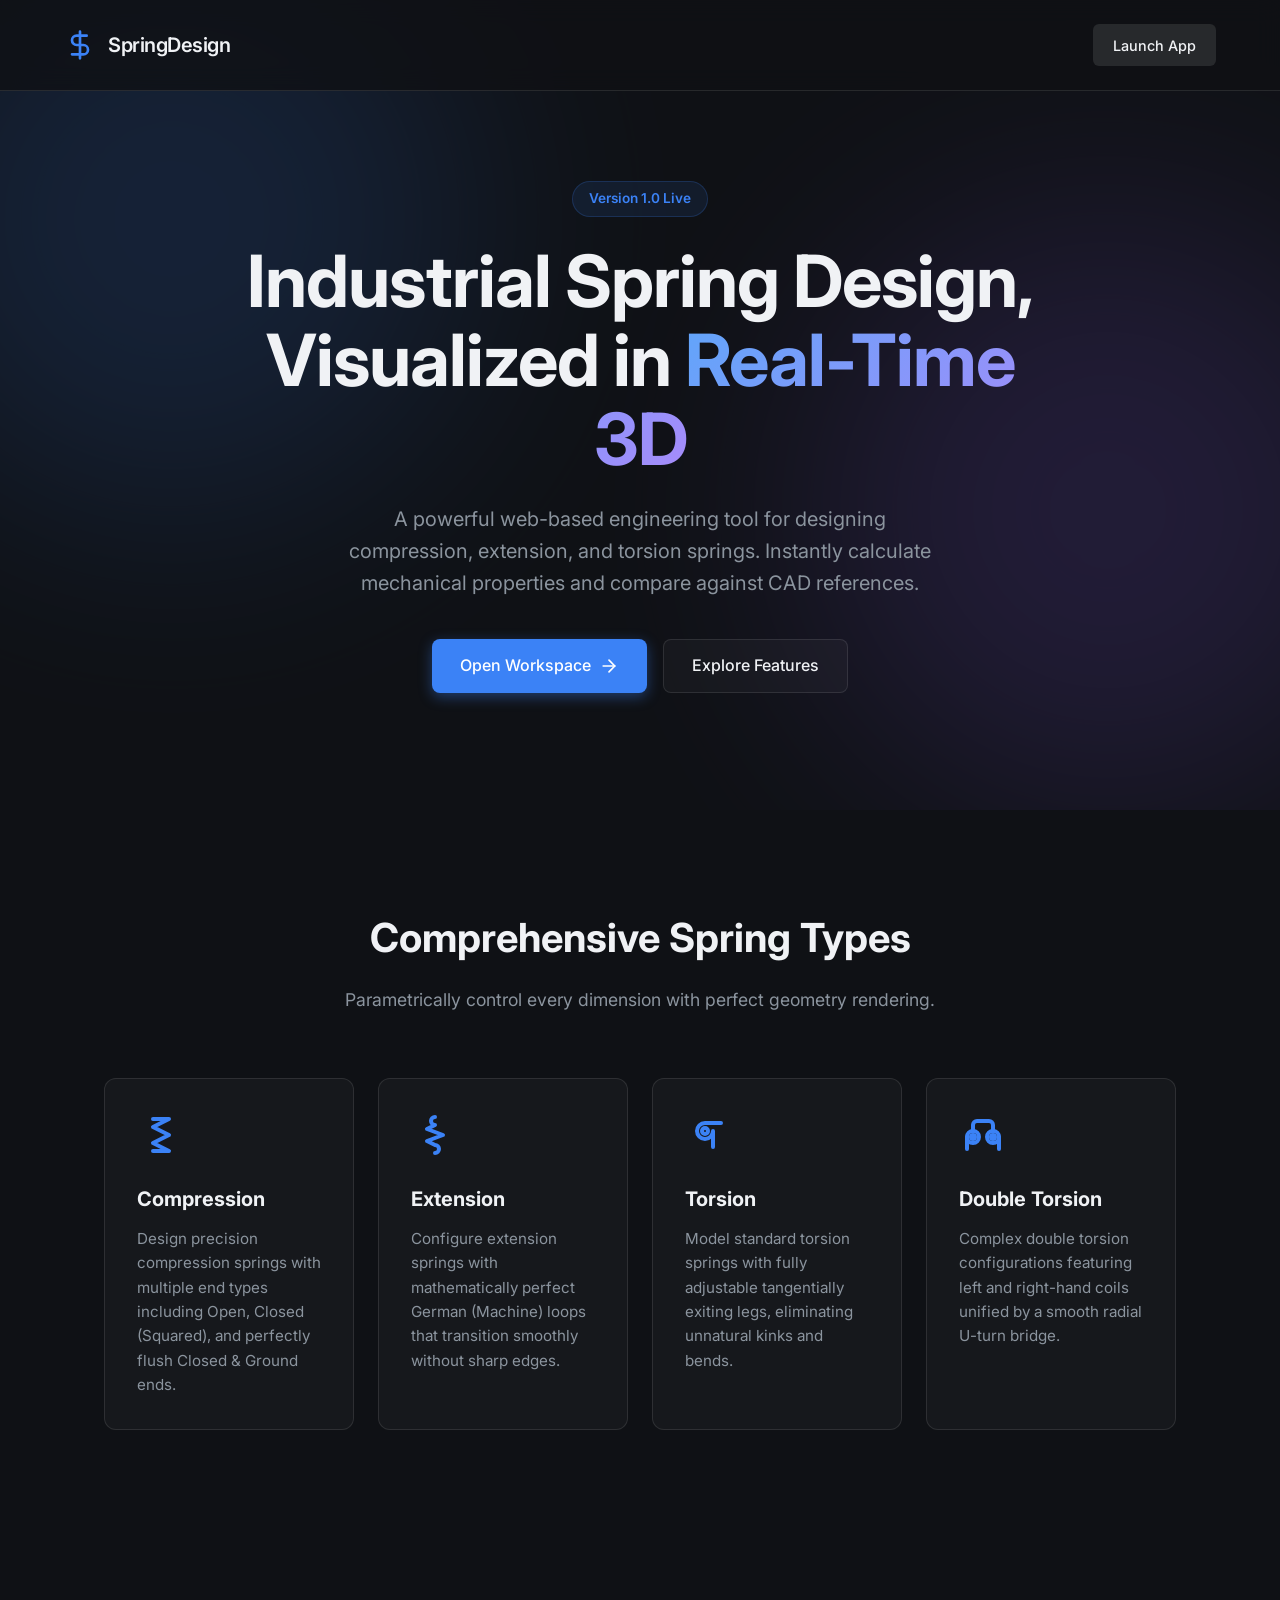
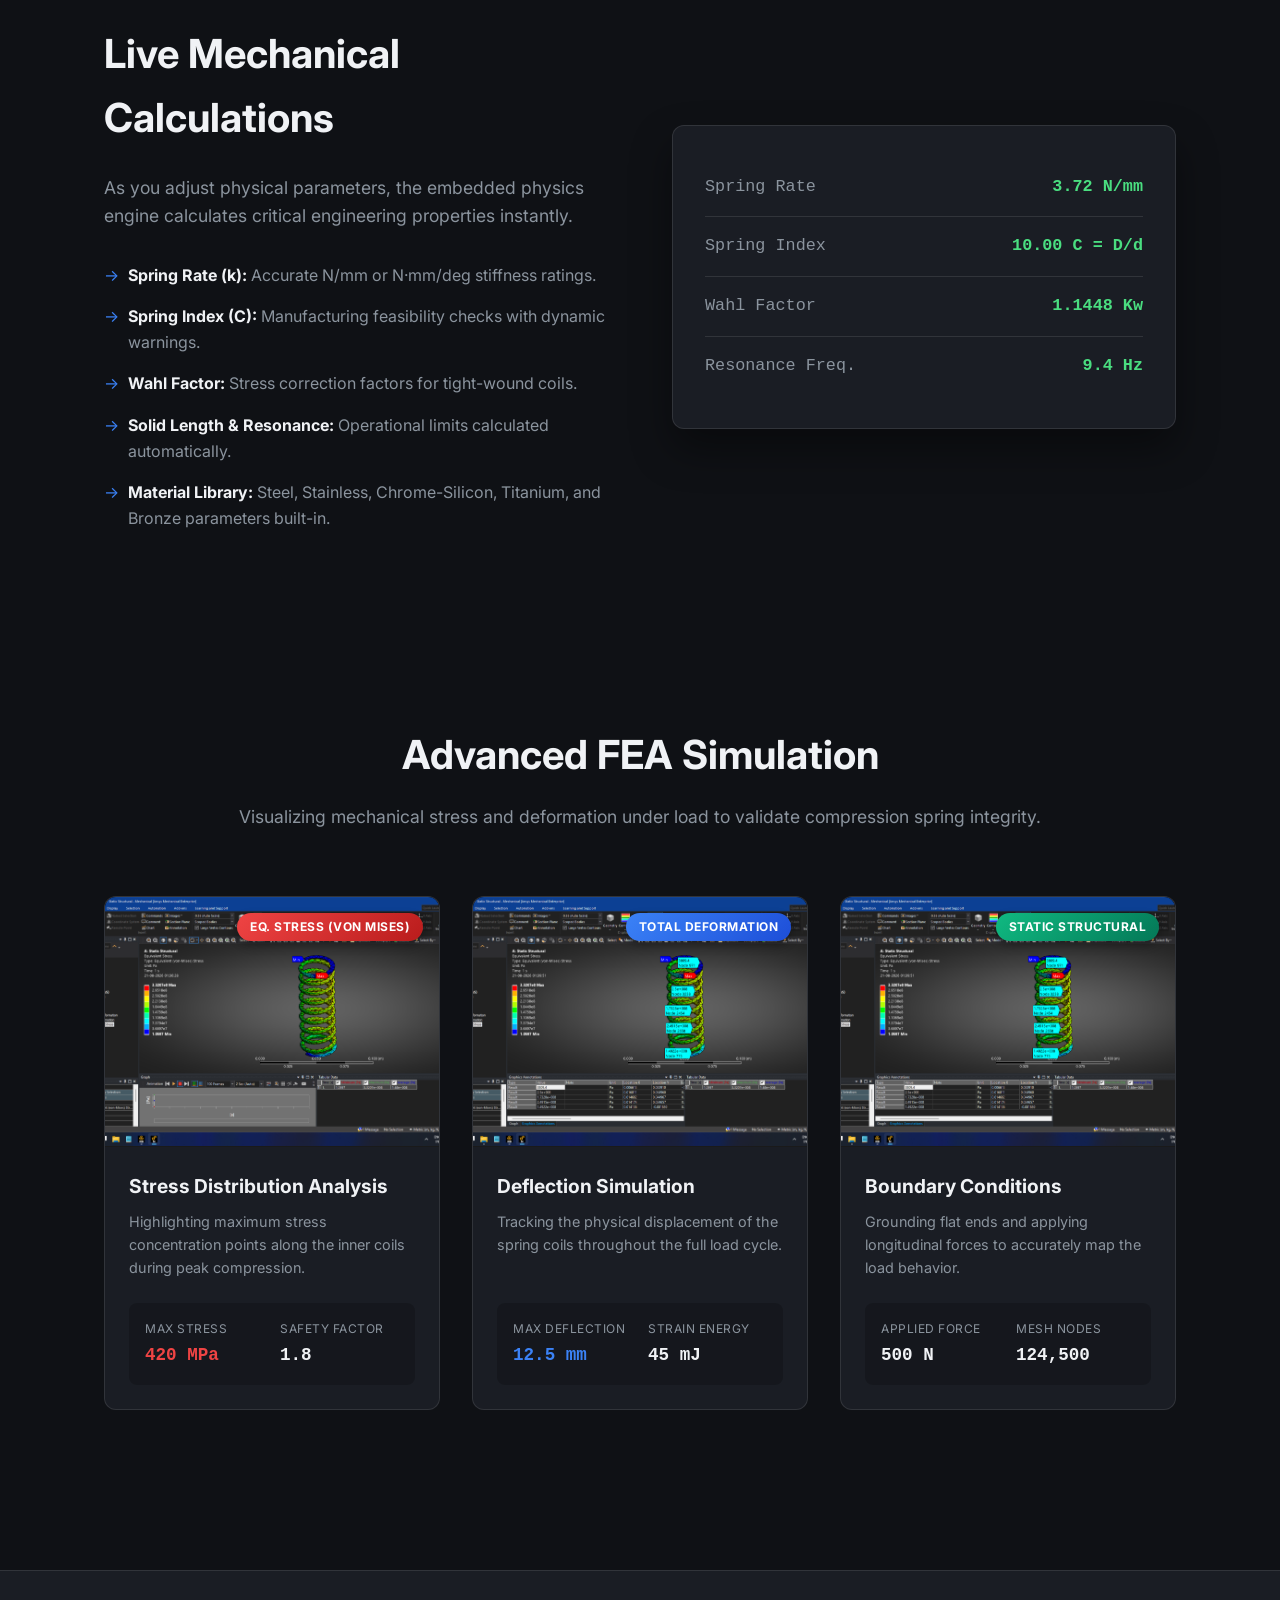
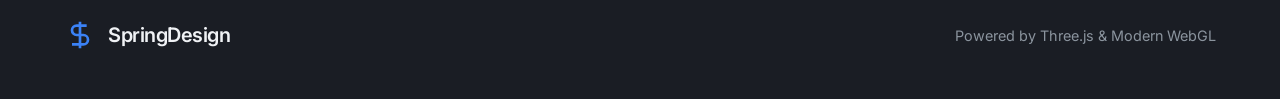
<file: Spring Website/index.html>
<!DOCTYPE html>
<html lang="en">
<head>
  <meta charset="UTF-8">
  <meta name="viewport" content="width=device-width, initial-scale=1.0">
  <title>Parametric Spring Designer</title>
  <link rel="stylesheet" href="landing.css">
  <link href="https://fonts.googleapis.com/css2?family=Inter:wght@300;400;500;600;700&display=swap" rel="stylesheet">
</head>
<body>

  <!-- Navigation -->
  <nav class="navbar">
    <div class="logo">
      <div class="logo-icon">
        <svg viewBox="0 0 24 24" fill="none" stroke="currentColor" stroke-width="2" stroke-linecap="round" stroke-linejoin="round">
          <path d="M12 2v20M17 5H9.5a3.5 3.5 0 0 0 0 7h5a3.5 3.5 0 0 1 0 7H6"/>
        </svg>
      </div>
      <span class="logo-text">SpringDesign</span>
    </div>
    <a href="app.html" class="nav-btn">Launch App</a>
  </nav>

  <!-- Hero Section -->
  <header class="hero">
    <div class="hero-content">
      <div class="badge">Version 1.0 Live</div>
      <h1 class="hero-title">Industrial Spring Design,<br>Visualized in <span>Real-Time 3D</span></h1>
      <p class="hero-subtitle">
        A powerful web-based engineering tool for designing compression, extension, and torsion springs. 
        Instantly calculate mechanical properties and compare against CAD references.
      </p>
      <div class="hero-actions">
        <a href="app.html" class="btn btn-primary">
          Open Workspace
          <svg width="20" height="20" viewBox="0 0 24 24" fill="none" stroke="currentColor" stroke-width="2" stroke-linecap="round" stroke-linejoin="round">
            <line x1="5" y1="12" x2="19" y2="12"></line>
            <polyline points="12 5 19 12 12 19"></polyline>
          </svg>
        </a>
        <a href="#features" class="btn btn-secondary">Explore Features</a>
      </div>
    </div>
    
    <!-- Decorative background elements -->
    <div class="glow glow-1"></div>
    <div class="glow glow-2"></div>
  </header>

  <!-- Features Grid -->
  <section id="features" class="features-section">
    <div class="section-header">
      <h2>Comprehensive Spring Types</h2>
      <p>Parametrically control every dimension with perfect geometry rendering.</p>
    </div>
    
    <div class="features-grid">
      <!-- Card 1 -->
      <a href="app.html?type=compression" class="feature-card">
        <div class="card-icon">
          <svg viewBox="0 0 24 24" fill="none" stroke="currentColor" stroke-width="2" stroke-linecap="round" stroke-linejoin="round"><path d="M 8 4 h 8 l -8 4 l 8 4 l -8 4 l 8 4 h -8"/></svg>
        </div>
        <h3>Compression</h3>
        <p>Design precision compression springs with multiple end types including Open, Closed (Squared), and perfectly flush Closed & Ground ends.</p>
      </a>
      
      <!-- Card 2 -->
      <a href="app.html?type=extension" class="feature-card">
        <div class="card-icon">
          <svg viewBox="0 0 24 24" fill="none" stroke="currentColor" stroke-width="2" stroke-linecap="round" stroke-linejoin="round"><path d="M 12 3 a 2 2 0 0 0 0 4 l -4 2 l 8 3 l -8 3 l 4 2 a 2 2 0 0 1 0 4"/></svg>
        </div>
        <h3>Extension</h3>
        <p>Configure extension springs with mathematically perfect German (Machine) loops that transition smoothly without sharp edges.</p>
      </a>

      <!-- Card 3 -->
      <a href="app.html?type=torsion" class="feature-card">
        <div class="card-icon">
          <svg viewBox="0 0 24 24" fill="none" stroke="currentColor" stroke-width="2" stroke-linecap="round" stroke-linejoin="round"><path d="M 18 6 H 10 A 4 4 0 1 0 14 10 V 18" /><circle cx="10" cy="10" r="1.5" /></svg>
        </div>
        <h3>Torsion</h3>
        <p>Model standard torsion springs with fully adjustable tangentially exiting legs, eliminating unnatural kinks and bends.</p>
      </a>

      <!-- Card 4 -->
      <a href="app.html?type=doubleTorsion" class="feature-card">
        <div class="card-icon">
          <svg viewBox="0 0 24 24" fill="none" stroke="currentColor" stroke-width="2" stroke-linecap="round" stroke-linejoin="round"><circle cx="7" cy="13" r="3" /><circle cx="7" cy="13" r="1" /><circle cx="17" cy="13" r="3" /><circle cx="17" cy="13" r="1" /><path d="M 4 13 v 6" /><path d="M 20 13 v 6" /><path d="M 7 10 v -3 a 2 2 0 0 1 2 -2 h 6 a 2 2 0 0 1 2 2 v 3" /></svg>
        </div>
        <h3>Double Torsion</h3>
        <p>Complex double torsion configurations featuring left and right-hand coils unified by a smooth radial U-turn bridge.</p>
      </a>
    </div>
  </section>

  <!-- Engineering Section -->
  <section class="engineering-section">
    <div class="eng-content">
      <h2>Live Mechanical Calculations</h2>
      <p>As you adjust physical parameters, the embedded physics engine calculates critical engineering properties instantly.</p>
      <ul class="feature-list">
        <li><strong>Spring Rate (k):</strong> Accurate N/mm or N·mm/deg stiffness ratings.</li>
        <li><strong>Spring Index (C):</strong> Manufacturing feasibility checks with dynamic warnings.</li>
        <li><strong>Wahl Factor:</strong> Stress correction factors for tight-wound coils.</li>
        <li><strong>Solid Length & Resonance:</strong> Operational limits calculated automatically.</li>
        <li><strong>Material Library:</strong> Steel, Stainless, Chrome-Silicon, Titanium, and Bronze parameters built-in.</li>
      </ul>
    </div>
    <div class="eng-visual">
      <div class="mock-panel">
        <div class="mock-prop"><span>Spring Rate</span><span>3.72 N/mm</span></div>
        <div class="mock-prop"><span>Spring Index</span><span>10.00 C = D/d</span></div>
        <div class="mock-prop"><span>Wahl Factor</span><span>1.1448 Kw</span></div>
        <div class="mock-prop"><span>Resonance Freq.</span><span>9.4 Hz</span></div>
      </div>
    </div>
  </section>

  <!-- FEA Simulation Section -->
  <section class="fea-section">
    <div class="section-header">
      <h2>Advanced FEA Simulation</h2>
      <p>Visualizing mechanical stress and deformation under load to validate compression spring integrity.</p>
    </div>

    <div class="fea-grid">
      <!-- FEA Video/Image Card 1 -->
      <div class="fea-card">
        <div class="fea-media">
          <video autoplay loop muted playsinline poster="FEA/Screenshot (104).png">
            <source src="FEA/Part2EqStress.avi" type="video/x-msvideo">
            <source src="FEA/Part2EqStress2.avi" type="video/x-msvideo">
            <img src="FEA/Screenshot (104).png" alt="Equivalent Stress FEA">
          </video>
          <div class="fea-badge stress">Eq. Stress (Von Mises)</div>
        </div>
        <div class="fea-info">
          <h3>Stress Distribution Analysis</h3>
          <p>Highlighting maximum stress concentration points along the inner coils during peak compression.</p>
          <div class="fea-stats">
            <div class="stat"><span class="label">Max Stress</span><span class="value stress-val">420 MPa</span></div>
            <div class="stat"><span class="label">Safety Factor</span><span class="value">1.8</span></div>
          </div>
        </div>
      </div>

      <!-- FEA Video/Image Card 2 -->
      <div class="fea-card">
        <div class="fea-media">
          <video autoplay loop muted playsinline poster="FEA/Screenshot (105).png">
            <source src="FEA/Part2TotalDef.wmv" type="video/x-ms-wmv">
            <source src="FEA/Part2TotalDef.avi" type="video/x-msvideo">
            <img src="FEA/Screenshot (105).png" alt="Total Deformation FEA">
          </video>
          <div class="fea-badge def">Total Deformation</div>
        </div>
        <div class="fea-info">
          <h3>Deflection Simulation</h3>
          <p>Tracking the physical displacement of the spring coils throughout the full load cycle.</p>
          <div class="fea-stats">
            <div class="stat"><span class="label">Max Deflection</span><span class="value def-val">12.5 mm</span></div>
            <div class="stat"><span class="label">Strain Energy</span><span class="value">45 mJ</span></div>
          </div>
        </div>
      </div>
      
      <!-- FEA Static Analysis Card -->
      <div class="fea-card">
        <div class="fea-media">
          <img src="FEA/Screenshot (106).png" alt="Static Structural Analysis">
          <div class="fea-badge static">Static Structural</div>
        </div>
        <div class="fea-info">
          <h3>Boundary Conditions</h3>
          <p>Grounding flat ends and applying longitudinal forces to accurately map the load behavior.</p>
          <div class="fea-stats">
            <div class="stat"><span class="label">Applied Force</span><span class="value">500 N</span></div>
            <div class="stat"><span class="label">Mesh Nodes</span><span class="value">124,500</span></div>
          </div>
        </div>
      </div>
    </div>
  </section>

  <!-- Footer -->
  <footer>
    <div class="footer-content">
      <div class="logo">
        <div class="logo-icon"><svg viewBox="0 0 24 24" fill="none" stroke="currentColor" stroke-width="2"><path d="M12 2v20M17 5H9.5a3.5 3.5 0 0 0 0 7h5a3.5 3.5 0 0 1 0 7H6"/></svg></div>
        <span class="logo-text">SpringDesign</span>
      </div>
      <p>Powered by Three.js & Modern WebGL</p>
    </div>
  </footer>

  <script>
    // Interactive mouse tracking for the fluid shader-like gradients
    document.querySelectorAll('.feature-card').forEach(card => {
      card.addEventListener('mousemove', e => {
        const rect = card.getBoundingClientRect();
        const x = ((e.clientX - rect.left) / rect.width) * 100;
        const y = ((e.clientY - rect.top) / rect.height) * 100;
        card.style.setProperty('--mouse-x', `${x}%`);
        card.style.setProperty('--mouse-y', `${y}%`);
      });
      card.addEventListener('mouseleave', () => {
        card.style.setProperty('--mouse-x', `50%`);
        card.style.setProperty('--mouse-y', `50%`);
      });
    });

    // FEA Fullscreen Hover Effect
    const lightbox = document.createElement('div');
    lightbox.className = 'fea-lightbox';
    document.body.appendChild(lightbox);

    document.querySelectorAll('.fea-card').forEach(card => {
      const media = card.querySelector('.fea-media');
      let clone = null;
      let timeout;

      card.addEventListener('mouseenter', () => {
        clearTimeout(timeout);
        // Get exact position of the media element
        const rect = media.getBoundingClientRect();
        
        // Clone the inner media (video or img)
        const innerMedia = media.querySelector('video') || media.querySelector('img');
        clone = innerMedia.cloneNode(true);
        
        if(clone.tagName === 'VIDEO') {
          clone.currentTime = innerMedia.currentTime; // Sync playback
          clone.play();
        }

        // Initial setup for FLIP animation
        lightbox.innerHTML = '';
        lightbox.appendChild(clone);
        lightbox.style.display = 'block';
        
        // Set initial position matching the original card exactly
        clone.style.position = 'absolute';
        clone.style.top = `${rect.top}px`;
        clone.style.left = `${rect.left}px`;
        clone.style.width = `${rect.width}px`;
        clone.style.height = `${rect.height}px`;
        clone.style.objectFit = 'contain';
        clone.style.transition = 'all 0.5s cubic-bezier(0.4, 0, 0.2, 1)';
        clone.style.zIndex = '10000';
        clone.style.borderRadius = '12px 12px 0 0';

        // Background fade
        lightbox.style.backgroundColor = 'rgba(0,0,0,0)';
        lightbox.style.transition = 'background-color 0.5s ease';
        
        // Trigger reflow
        clone.getBoundingClientRect();

        // Animate to full screen
        clone.style.top = '5vh';
        clone.style.left = '5vw';
        clone.style.width = '90vw';
        clone.style.height = '90vh';
        clone.style.borderRadius = '20px';
        lightbox.style.backgroundColor = 'rgba(0,0,0,0.85)';
        lightbox.style.zIndex = '9999';
      });

      card.addEventListener('mouseleave', () => {
        if (!clone) return;
        
        // Animate back
        const rect = media.getBoundingClientRect();
        clone.style.top = `${rect.top}px`;
        clone.style.left = `${rect.left}px`;
        clone.style.width = `${rect.width}px`;
        clone.style.height = `${rect.height}px`;
        clone.style.borderRadius = '12px 12px 0 0';
        lightbox.style.backgroundColor = 'rgba(0,0,0,0)';

        timeout = setTimeout(() => {
          lightbox.style.display = 'none';
          lightbox.innerHTML = '';
          clone = null;
        }, 500); // match transition duration
      });
    });
  </script>
</body>
</html>
</file>
<file: Spring Website/landing.css>
:root {
  --bg-color: #0f1115;
  --bg-secondary: #1a1d24;
  --text-main: #f0f2f5;
  --text-muted: #8b949e;
  --accent: #3b82f6;
  --accent-hover: #2563eb;
  --border: rgba(255, 255, 255, 0.1);
  --card-bg: rgba(255, 255, 255, 0.03);
}

* {
  box-sizing: border-box;
  margin: 0;
  padding: 0;
}

body {
  font-family: 'Inter', -apple-system, sans-serif;
  background-color: var(--bg-color);
  color: var(--text-main);
  line-height: 1.6;
  overflow-x: hidden;
}

/* Navbar */
.navbar {
  display: flex;
  justify-content: space-between;
  align-items: center;
  padding: 1.5rem 5%;
  border-bottom: 1px solid var(--border);
  background: rgba(15, 17, 21, 0.8);
  backdrop-filter: blur(12px);
  position: fixed;
  top: 0;
  width: 100%;
  z-index: 100;
}

.logo {
  display: flex;
  align-items: center;
  gap: 0.75rem;
  font-weight: 600;
  font-size: 1.25rem;
  letter-spacing: -0.5px;
}

.logo-icon {
  width: 32px;
  height: 32px;
  color: var(--accent);
}

.nav-btn {
  background: rgba(255, 255, 255, 0.1);
  color: var(--text-main);
  text-decoration: none;
  padding: 0.6rem 1.25rem;
  border-radius: 6px;
  font-size: 0.9rem;
  font-weight: 500;
  transition: all 0.2s;
}

.nav-btn:hover {
  background: rgba(255, 255, 255, 0.15);
}

/* Buttons */
.btn {
  display: inline-flex;
  align-items: center;
  gap: 0.5rem;
  padding: 0.85rem 1.75rem;
  border-radius: 8px;
  font-weight: 500;
  font-size: 1rem;
  text-decoration: none;
  transition: all 0.2s;
}

.btn-primary {
  background-color: var(--accent);
  color: white;
  box-shadow: 0 4px 14px rgba(59, 130, 246, 0.4);
}

.btn-primary:hover {
  background-color: var(--accent-hover);
  transform: translateY(-1px);
}

.btn-secondary {
  background-color: var(--card-bg);
  color: var(--text-main);
  border: 1px solid var(--border);
}

.btn-secondary:hover {
  background-color: rgba(255,255,255,0.08);
}

/* Hero Section */
.hero {
  position: relative;
  min-height: 90vh;
  display: flex;
  align-items: center;
  justify-content: center;
  text-align: center;
  padding: 0 1.5rem;
  overflow: hidden;
}

.hero-content {
  position: relative;
  z-index: 10;
  max-width: 800px;
  display: flex;
  flex-direction: column;
  align-items: center;
  gap: 1.5rem;
  margin-top: 4rem;
}

.badge {
  background: rgba(59, 130, 246, 0.1);
  color: var(--accent);
  padding: 0.4rem 1rem;
  border-radius: 20px;
  font-size: 0.85rem;
  font-weight: 600;
  border: 1px solid rgba(59, 130, 246, 0.2);
}

.hero-title {
  font-size: clamp(2.5rem, 6vw, 4.5rem);
  font-weight: 700;
  line-height: 1.1;
  letter-spacing: -1px;
}

.hero-title span {
  background: linear-gradient(135deg, #60a5fa, #a78bfa);
  -webkit-background-clip: text;
  -webkit-text-fill-color: transparent;
}

.hero-subtitle {
  font-size: clamp(1.1rem, 2vw, 1.25rem);
  color: var(--text-muted);
  max-width: 600px;
}

.hero-actions {
  display: flex;
  gap: 1rem;
  margin-top: 1rem;
  flex-wrap: wrap;
  justify-content: center;
}

/* Background Glows */
.glow {
  position: absolute;
  width: 600px;
  height: 600px;
  border-radius: 50%;
  filter: blur(120px);
  z-index: 1;
  opacity: 0.15;
}

.glow-1 {
  top: -10%;
  left: -10%;
  background: #3b82f6;
}

.glow-2 {
  bottom: 0;
  right: -10%;
  background: #8b5cf6;
}

/* Features Section */
.features-section {
  padding: 6rem 5%;
  max-width: 1200px;
  margin: 0 auto;
}

.section-header {
  text-align: center;
  margin-bottom: 4rem;
}

.section-header h2 {
  font-size: 2.5rem;
  margin-bottom: 1rem;
}

.section-header p {
  color: var(--text-muted);
  font-size: 1.1rem;
}

.features-grid {
  display: grid;
  grid-template-columns: repeat(4, 1fr);
  gap: 1.5rem;
}

@media (max-width: 1024px) {
  .features-grid {
    grid-template-columns: repeat(2, 1fr);
  }
}

@media (max-width: 600px) {
  .features-grid {
    grid-template-columns: 1fr;
  }
}

.feature-card {
  position: relative;
  display: block;
  text-decoration: none;
  color: inherit;
  background: var(--card-bg);
  border: 1px solid var(--border);
  padding: 2rem;
  border-radius: 12px;
  overflow: hidden;
  transition: transform 0.2s, border-color 0.2s;
  /* setup variables for JS to update */
  --mouse-x: 50%;
  --mouse-y: 50%;
}

.feature-card::before {
  content: "";
  position: absolute;
  top: -50%;
  left: -50%;
  width: 200%;
  height: 200%;
  /* Mesh gradient mimicking shadergradient */
  background: 
    radial-gradient(circle at var(--mouse-x) var(--mouse-y), rgba(59, 130, 246, 0.3) 0%, transparent 40%),
    radial-gradient(circle at calc(100% - var(--mouse-x)) calc(100% - var(--mouse-y)), rgba(139, 92, 246, 0.3) 0%, transparent 40%),
    radial-gradient(circle at 50% 50%, rgba(236, 72, 153, 0.2) 0%, transparent 50%);
  background-blend-mode: screen;
  opacity: 0;
  z-index: 0;
  transition: opacity 0.4s ease;
  pointer-events: none;
}

.feature-card > * {
  position: relative;
  z-index: 1; /* keep content above gradient */
}

.feature-card:hover {
  transform: translateY(-5px);
  border-color: rgba(255, 255, 255, 0.3);
}

.feature-card:hover::before {
  opacity: 1;
  animation: mesh-spin 8s linear infinite;
}

@keyframes mesh-spin {
  0% { transform: rotate(0deg) scale(1); }
  33% { transform: rotate(120deg) scale(1.1); }
  66% { transform: rotate(240deg) scale(0.9); }
  100% { transform: rotate(360deg) scale(1); }
}

.card-icon {
  width: 48px;
  height: 48px;
  color: var(--accent);
  margin-bottom: 1.5rem;
}

.feature-card h3 {
  font-size: 1.25rem;
  margin-bottom: 0.75rem;
}

.feature-card p {
  color: var(--text-muted);
  font-size: 0.95rem;
}

/* Engineering Section */
.engineering-section {
  display: grid;
  grid-template-columns: 1fr 1fr;
  gap: 4rem;
  padding: 6rem 5%;
  max-width: 1200px;
  margin: 0 auto;
  align-items: center;
}

.eng-content h2 {
  font-size: 2.5rem;
  margin-bottom: 1.5rem;
}

.eng-content p {
  color: var(--text-muted);
  font-size: 1.1rem;
  margin-bottom: 2rem;
}

.feature-list {
  list-style: none;
  display: flex;
  flex-direction: column;
  gap: 1rem;
}

.feature-list li {
  position: relative;
  padding-left: 1.5rem;
  color: var(--text-muted);
}

.feature-list li::before {
  content: "→";
  position: absolute;
  left: 0;
  color: var(--accent);
}

.feature-list strong {
  color: var(--text-main);
}

.mock-panel {
  background: var(--bg-secondary);
  border: 1px solid var(--border);
  padding: 2rem;
  border-radius: 12px;
  box-shadow: 0 20px 40px rgba(0,0,0,0.4);
}

.mock-prop {
  display: flex;
  justify-content: space-between;
  padding: 1rem 0;
  border-bottom: 1px solid var(--border);
  font-family: monospace;
  font-size: 1.05rem;
}

.mock-prop:last-child {
  border-bottom: none;
}

.mock-prop span:first-child {
  color: var(--text-muted);
}

.mock-prop span:last-child {
  color: #4ade80;
  font-weight: 600;
}

/* FEA Section */
.fea-section {
  padding: 6rem 5%;
  max-width: 1200px;
  margin: 0 auto;
}

.fea-grid {
  display: grid;
  grid-template-columns: repeat(3, 1fr);
  gap: 2rem;
}

.fea-card {
  background: var(--bg-secondary);
  border: 1px solid var(--border);
  border-radius: 12px;
  overflow: hidden; /* Or we might need to change this for fullscreen */
  display: flex;
  flex-direction: column;
  transition: transform 0.2s, box-shadow 0.2s;
  position: relative;
}

.fea-card:hover {
  transform: translateY(-5px);
  box-shadow: 0 10px 30px rgba(0,0,0,0.5);
}

.fea-media {
  position: relative;
  width: 100%;
  aspect-ratio: 4/3;
  background: #000;
  border-bottom: 1px solid var(--border);
}

.fea-media video,
.fea-media img {
  width: 100%;
  height: 100%;
  object-fit: cover;
  display: block;
  cursor: pointer;
}

.fea-badge {
  position: absolute;
  top: 1rem;
  right: 1rem;
  padding: 0.3rem 0.8rem;
  border-radius: 20px;
  font-size: 0.75rem;
  font-weight: 700;
  letter-spacing: 0.5px;
  text-transform: uppercase;
  color: #fff;
  box-shadow: 0 4px 10px rgba(0,0,0,0.3);
}

.fea-badge.stress { background: linear-gradient(135deg, #ef4444, #b91c1c); }
.fea-badge.def { background: linear-gradient(135deg, #3b82f6, #1d4ed8); }
.fea-badge.static { background: linear-gradient(135deg, #10b981, #047857); }

.fea-info {
  padding: 1.5rem;
  flex-grow: 1;
  display: flex;
  flex-direction: column;
}

.fea-info h3 {
  font-size: 1.2rem;
  margin-bottom: 0.5rem;
}

.fea-info p {
  color: var(--text-muted);
  font-size: 0.9rem;
  margin-bottom: 1.5rem;
  flex-grow: 1;
}

.fea-stats {
  display: grid;
  grid-template-columns: 1fr 1fr;
  gap: 1rem;
  background: rgba(0,0,0,0.2);
  padding: 1rem;
  border-radius: 8px;
}

.fea-lightbox {
  position: fixed;
  top: 0;
  left: 0;
  width: 100vw;
  height: 100vh;
  pointer-events: none; /* Let hover events pass through to the underlying card */
  z-index: 9999;
  display: none;
}

.stat {
  display: flex;
  flex-direction: column;
  gap: 0.2rem;
}

.stat .label {
  font-size: 0.75rem;
  color: var(--text-muted);
  text-transform: uppercase;
  letter-spacing: 0.5px;
}

.stat .value {
  font-size: 1.1rem;
  font-weight: 600;
  font-family: monospace;
}

.stat .value.stress-val { color: #ef4444; }
.stat .value.def-val { color: #3b82f6; }

/* Footer */
footer {
  padding: 3rem 5%;
  border-top: 1px solid var(--border);
  background: var(--bg-secondary);
  margin-top: 4rem;
}

.footer-content {
  max-width: 1200px;
  margin: 0 auto;
  display: flex;
  justify-content: space-between;
  align-items: center;
  flex-wrap: wrap;
  gap: 1rem;
}

.footer-content p {
  color: var(--text-muted);
  font-size: 0.9rem;
}

@media (max-width: 768px) {
  .engineering-section {
    grid-template-columns: 1fr;
  }
  
  .fea-grid {
    grid-template-columns: 1fr;
  }
}

@media (max-width: 1024px) and (min-width: 769px) {
  .fea-grid {
    grid-template-columns: repeat(2, 1fr);
  }
}
</file>
